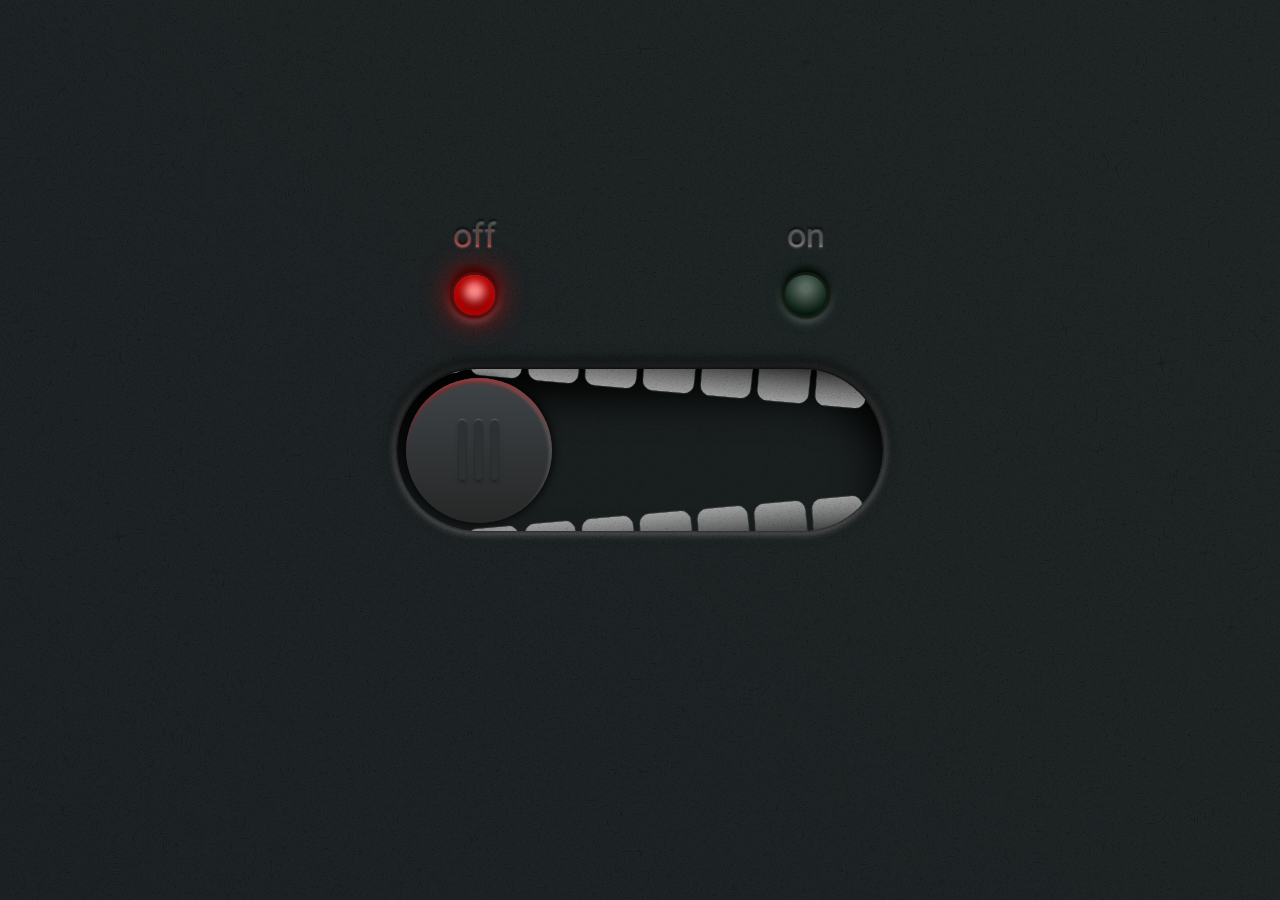
<file: me/index3.html>
<!DOCTYPE html>
<html lang="en">
<head>
	<meta charset="UTF-8">
	<meta name="viewport" content="width=device-width, initial-scale=1.0">
	<title>Document</title>
	<link rel="stylesheet" href="style3.css">
</head>
<body>
	<div class="content">

		<input type="checkbox" id="btn">
		<label for="btn">
			<span class="track">
				<span class="track-top">
					<span></span>
					<span></span>
					<span></span>
					<span></span>
					<span></span>
					<span></span>
					<span></span>
					<span></span>
					<span></span>
					<span></span>
				</span>
				<span class="track-bot">
					<span></span>
					<span></span>
					<span></span>
					<span></span>
					<span></span>
					<span></span>
					<span></span>
					<span></span>
					<span></span>
					<span></span>
				</span>
			</span>
			<span class="thumb"></span>
		</label>
		<div class="lights">
			<span class="light-off"></span>
			<span class="light-on"></span>
		</div>
	
	</div>
</body>
</html>
</file>
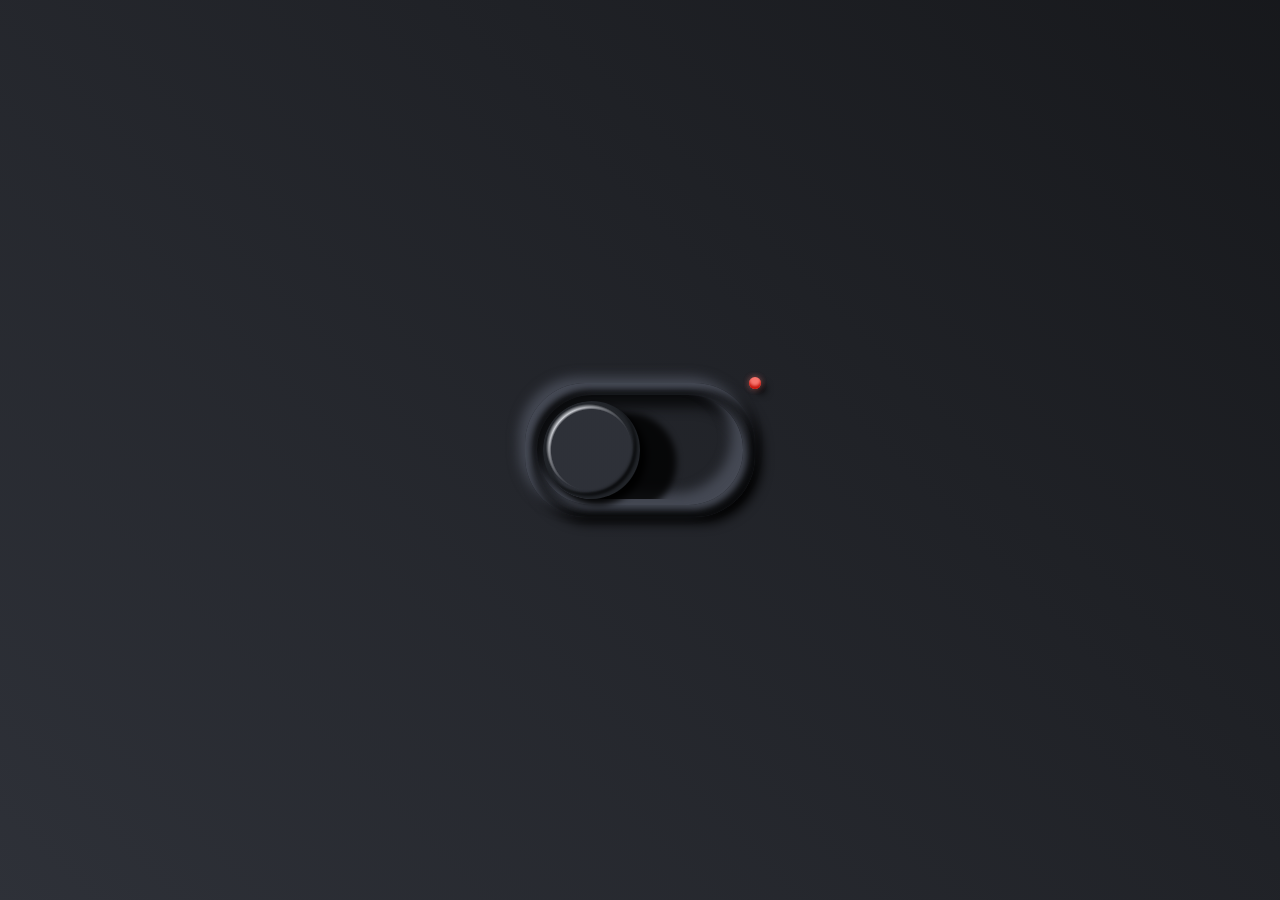
<file: me/indwx2.html>
<!DOCTYPE html>
<html lang="en">

<head>
    <meta charset="UTF-8">
    <meta name="viewport" content="width=device-width, initial-scale=1.0">
    <title>Neumorphism Effect Toggle CSS</title>
    <style>
        * {
            border: 0;
            box-sizing: border-box;
            margin: 0;
            padding: 0;
        }

        :root {
            --hue: 223;
            --off-hue: 3;
            --on-hue1: 123;
            --on-hue2: 168;
            --fg: hsl(var(--hue), 10%, 90%);
            --primary: hsl(var(--hue), 90%, 50%);
            --trans-dur: 0.6s;
            --trans-timing: cubic-bezier(0.65, 0, 0.35, 1);
            font-size: calc(40px + (60 - 40) * (100vw - 320px) / (2560 - 320));
        }

        body,
        input {
            font: 1em/1.5 sans-serif;
        }

        body {
            background-image:
                linear-gradient(45deg, hsl(var(--hue), 10%, 20%), hsl(var(--hue), 10%, 10%));
            color: var(--fg);
            display: flex;
            height: 100vh;
            transition: background-color var(--trans-dur),
                color var(--trans-dur);
        }

        .switch,
        .switch_input {
            -webkit-tap-highlight-color: #0000;
        }

        .switch {
            display: block;
            margin: auto;
            position: relative;
            width: 5em;
            height: 3em;
        }

        .switch_base-outer,
        .switch_base-inner {
            display: block;
            position: absolute;
        }

        .switch_base-outer {
            border-radius: 1.25em;
            box-shadow:
                -0.125em -0.125em 0.25em hsl(var(--hue), 10%, 30%),
                0.125em 0.125em 0.125em hsl(var(--hue), 10%, 30%) inset,
                0.125em 0.125em 0.25em hsl(0, 0%, 0%),
                -0.125em -0.125em 0.125em hsl(var(--hue), 10%, 5%) inset;
            top: 0.125em;
            left: 0.125em;
            width: 4.75em;
            height: 2.75em;
        }

        .switch_base-inner {
            border-radius: 1.125em;
            box-shadow:
                -0.25em -0.25em 0.25em hsl(var(--hue), 10%, 30%) inset,
                0.0625em 0.0625em 0.125em hsla(var(--hue), 10%, 30%),
                0.125em 0.25em 0.25em hsl(var(--hue), 10%, 5%) inset,
                -0.0625em -0.0625em 0.125em hsla(var(--hue), 10%, 5%);
            top: 0.375em;
            left: 0.375em;
            width: 4.25em;
            height: 2.25em;
        }

        .switch_base-neon {
            display: block;
            overflow: visible;
            position: absolute;
            top: 0;
            left: 0;
            width: 100%;
            height: auto;
        }

        .switch_base-neon path {
            stroke-dasharray: 0 104.26 0;
            transition: stroke-dasharray var(--trans-dur) var(--trans-timing);
        }

        .switch_input {
            outline: transparent;
            position: relative;
            width: 100%;
            height: 100%;
            -webkit-appearance: none;
            appearance: none;
        }

        .switch_input:before {
            border-radius: 0.125em;
            box-shadow: 0 0 0 0.125em hsla(var(--hue), 90%, 50%, 0);
            content: "";
            display: block;
            position: absolute;
            inset: -0.125em;
            transition: box-shadow 0.15s linear;
        }

        .switch_input:focus-visible:before {
            box-shadow: 0 0 0 0.125em var(--primary);
        }

        .switch_knob,
        .switch_knob-container {
            border-radius: 1em;
            display: block;
            position: absolute;
        }

        .switch_knob {
            background-color: hsl(var(--hue), 10%, 15%);
            background-image:
                radial-gradient(88% 88% at 50% 50%, hsl(var(--hue), 10%, 20%) 47%, hsla(var(--hue), 10%, 20%, 0) 50%),
                radial-gradient(88% 88% at 47% 47%, hsl(var(--hue), 10%, 85%) 45%, hsla(var(--hue), 10%, 85%, 0) 50%),
                radial-gradient(65% 70% at 40% 60%, hsl(var(--hue), 10%, 20%) 46%, hsla(var(--hue), 10%, 20%, 0) 50%);
            box-shadow:
                -0.0625em -0.0625em 0.0625em hsl(var(--hue), 10%, 15%) inset,
                -0.125em -0.125em 0.0625em hsl(var(--hue), 10%, 5%) inset,
                0.75em 0.25em 0.125em hsla(0, 0%, 0%, 0.8);
            width: 2em;
            height: 2em;
            transition: transform var(--trans-dur) var(--trans-timing);
        }

        .switch_knob-container {
            overflow: hidden;
            top: 0.5em;
            left: 0.5em;
            width: 4em;
            height: 2em;
        }

        .switch_knob-neon {
            display: block;
            width: 2em;
            height: auto;
        }

        .switch_knob-neon circle {
            opacity: 0;
            stroke-dasharray: 0 90.32 0 54.19;
            transition:
                opacity var(--trans-dur) steps(1, end),
                stroke-dasharray var(--trans-dur) var(--trans-timing);
        }

        .switch_knob-shadow {
            border-radius: 50%;
            box-shadow: 0.125em 0.125em 0.125em hsla(0, 0%, 0%, 0.9);
            display: block;
            position: absolute;
            top: 0.5em;
            left: 0.5em;
            width: 2em;
            height: 2em;
            transition: transform var(--trans-dur) var(--trans-timing);
        }

        .switch_led {
            background-color: hsl(var(--off-hue), 90%, 70%);
            border-radius: 50%;
            box-shadow:
                0 -0.0625em 0.0625em hsl(var(--off-hue), 90%, 40%) inset,
                0 0 0.125em hsla(var(--off-hue), 90%, 70%, 0.3),
                0 0 0.125em hsla(var(--off-hue), 90%, 70%, 0.3),
                0.125em 0.125em 0.125em hsla(0, 0%, 0%, 0.5);
            display: block;
            position: absolute;
            top: 0;
            right: 0;
            width: 0.25em;
            height: 0.25em;
            transition:
                background-color var(--trans-dur) var(--trans-timing),
                box-shadow var(--trans-dur) var(--trans-timing);
        }

        .switch_text {
            overflow: hidden;
            position: absolute;
            width: 1px;
            height: 1px;
        }

        .switch_input:checked~.switch_led {
            background-color: hsl(var(--on-hue1), 90%, 70%);
            box-shadow:
                0 -0.0625em 0.0625em hsl(var(--on-hue1), 90%, 40%) inset,
                0 -0.125em 0.125em hsla(var(--on-hue1), 90%, 70%, 0.3),
                0 0.125em 0.125em hsla(var(--on-hue1), 90%, 70%, 0.3),
                0.125em 0.125em 0.125em hsla(0, 0%, 0%, 0.5);
        }

        .switch_input:checked~.switch_base-neon path {
            stroke-dasharray: 52.13 0 52.13;
        }

        .switch_input:checked~.switch_knob-shadow,
        .switch_input:checked~.switch_knob-container .switch_knob {
            transform: translateX(100%);
        }

        .switch_input:checked~.switch_knob-container .switch_knob-neon circle {
            opacity: 1;
            stroke-dasharray: 45.16 0 45.16 54.19;
            transition-timing-function: steps(1, start), var(--trans-timing);
        }
    </style>
</head>

<body>
    <label class="switch">
        <input class="switch_input" type="checkbox" role="switch">
        <span class="switch_base-outer"></span>
        <span class="switch_base-inner"></span>
        <svg class="switch_base-neon" viewBox="0 0 40 24" width="40px" height="24px">
            <defs>
                <filter id="switch-glow">
                    <feGaussianBlur result="coloredBlur" stddeviation="1"></feGaussianBlur>
                    <feMerge>
                        <feMergeNode in="coloredBlur"></feMergeNode>
                        <feMergeNode in="SourceGraphic"></feMergeNode>
                    </feMerge>
                </filter>
                <linearGradient id="switch-gradient1" x1="0" y1="0" x2="1" y2="0">
                    <stop offset="0%" stop-color="hsl(var(--on-hue1),90%,70%)" />
                    <stop offset="100%" stop-color="hsl(var(--on-hue2),90%,70%)" />
                </linearGradient>
                <linearGradient id="switch-gradient2" x1="0.7" y1="0" x2="0.3" y2="1">
                    <stop offset="25%" stop-color="hsla(var(--on-hue1),90%,70%,0)" />
                    <stop offset="50%" stop-color="hsla(var(--on-hue1),90%,70%,0.3)" />
                    <stop offset="100%" stop-color="hsla(var(--on-hue2),90%,70%,0.3)" />
                </linearGradient>
            </defs>
            <path fill="none" filter="url(#switch-glow)" stroke="url(#switch-gradient1)" stroke-width="1"
                stroke-dasharray="0 104.26 0" stroke-dashoffset="0.01" stroke-linecap="round"
                d="m.5,12C.5,5.649,5.649.5,12,.5h16c6.351,0,11.5,5.149,11.5,11.5s-5.149,11.5-11.5,11.5H12C5.649,23.5.5,18.351.5,12Z" />
        </svg>
        <span class="switch_knob-shadow"></span>
        <span class="switch_knob-container">
            <span class="switch_knob">
                <svg class="switch_knob-neon" viewBox="0 0 48 48" width="48px" height="48px">
                    <circle fill="none" stroke="url(#switch-gradient2)" stroke-dasharray="0 90.32 0 54.19"
                        stroke-linecap="round" stroke-width="1" r="23" cx="24" cy="24"
                        transform="rotate(-112.5,24,24)" />
                </svg>
            </span>
        </span>
        <span class="switch_led"></span>
        <span class="switch_text">Power</span>
    </label>
</body>

</html>
</file>
<file: me/style3.css>
@import url('https://fonts.googleapis.com/css2?family=Roboto:wght@500&display=swap');	

:root {
  --sz: 9vmin;
  --on: #4CAF50;
  --of: #f50000;
  --gr: #666666;
  --tr: all 0.5s ease 0s;
  --lg: var(--of);
}	

* {
  box-sizing: border-box;
  transition: var(--tr);
}

body {
  margin: 0;
  padding: 0;
  width: 100vw;
  height: 100vh;
  overflow: hidden;
  display: flex;
  align-items: center;
  justify-content: center;
  background: linear-gradient(45deg, #1c2123, #1f2425);
  font-family: 'Roboto', Arial, Helvetica, serif;
}

body:before, body:after {
  content: "";
  position: absolute;
  width: 100%;
  height: 100%;
  background: 
    repeating-conic-gradient(#0002 0.00005%, #fff0 .0005%, #fff0 .005%, #fff0 .0005%), 
    repeating-conic-gradient(#0002 0.00001%, #fff0 .00009%, #fff0 .00075%, #fff0 .000025%);
  opacity: 0.75;
  filter: blur(0.75px);
}

.content {
  position: relative;
  width: calc(var(--sz) * 6);
  height: calc(var(--sz) * 2);
  display: flex;
  align-items: center;
  justify-content: center;
}

input {
  display: none;
}

label[for=btn] {
  position: absolute;
  width: calc(var(--sz) * 6);
  height: calc(var(--sz) * 2);
  background: #616774;
  border-radius: var(--sz);
  box-shadow: 
    0 0 calc(var(--sz) / 50) calc(var(--sz) / 50) #0006, 
    0 -4px calc(var(--sz) / 10) calc(var(--sz) / 500) #000d, 
    0 0px calc(var(--sz) / 10) calc(var(--sz) / 50) #fff8, 
    0 -4px calc(var(--sz) / 5) calc(var(--sz) / 50) #000c;
}	

.track {
  position: absolute;
  width: 100%;
  height: 100%;
  border-radius: var(--sz);
  overflow: hidden;
  background: #191e1e;
  box-shadow: 0 calc(var(--sz) / 3) calc(var(--sz) / 2) 0 #000 inset;
}

#btn:checked + label .track:before {
  left: 0%;
}

.thumb {
  position: absolute;
  width: calc(calc(var(--sz) * 2) - calc(var(--sz) / 5));
  height: calc(calc(var(--sz) * 2) - calc(var(--sz) / 5));
  top: calc(calc( var(--sz) / 10) + calc(var(--sz) / 200));
  left: calc(calc( var(--sz) / 10) + calc(var(--sz) / 100));
  background: linear-gradient(180deg,  #3f4447, #262727);
  border-radius: var(--sz);
  box-shadow: calc(var(--sz) / -25) calc(var(--sz) / 25) calc(var(--sz) / 30) 0 #fff2 inset, 0 0 calc(var(--sz) / 10) calc(var(--sz) / 50) #000c;
  cursor: pointer;
  display: flex;
  align-items: center;
  justify-content: center;
  z-index: 1;
  overflow: hidden;
  animation: move-thumb 0.5s ease 0s;
}

@keyframes move-thumb {
  0% { 
    --lg: var(--of);
    left: calc(calc(100% - calc(calc(var(--sz) * 2) - calc(var(--sz) / 3))) - calc(calc( var(--sz) / 10) + calc(var(--sz) / 7))); 
  }
  25%, 75% { 
    --lg: #999999; 
  }
  100% { 
    --lg: var(--on);
    left: calc(calc( var(--sz) / 10) + calc(var(--sz) / 100)); 
  }
}

.thumb:before {
  content: "";
  --cl: #2c3133;
  position: absolute;
  background: var(--cl);
  width: calc(var(--sz) / 12);
  height: calc(var(--sz) / 1.35);
  border-radius: var(--sz);
  box-shadow: calc(var(--sz) /5) 0 0 0 var(--cl), calc(var(--sz) / -5) 0 0 0 var(--cl);
  filter: drop-shadow(0px 1px 2px #000) drop-shadow(0px -1px 0px #fff4) blur(0.65px);
}

.thumb:after {
  content: "";
  position: absolute;
  background: radial-gradient(circle at 50% 55%, #fff0 calc(var(--sz) / 1.125), var(--lg) calc(var(--sz) / 0.9));
  width: 100%;
  height: 100%;
  border-radius: var(--sz);
  transition: var(--tr);
  transition-property: --lg;
  animation: shine-thumb-off 0.5s ease 0s 1;
  animation-fill-mode: forwards;
}

#btn:checked + label .thumb {
  left: calc(calc(100% - calc(calc(var(--sz) * 2) - calc(var(--sz) / 3))) - calc(calc( var(--sz) / 10) + calc(var(--sz) / 7)));

}

#btn:checked + label .thumb:after {
  animation: shine-thumb-on 0.5s ease 0s 1;
  animation-fill-mode: forwards;
  transition: var(--tr);
  transition-property: --lg;
}

@keyframes shine-thumb-on {
  0% { --lg: var(--of); }
  50% { --lg: var(--gr); }
  100% { --lg: var(--on); }
}

@keyframes shine-thumb-off {
  0% { --lg: var(--on); }
  50% { --lg: var(--gr); }
  100% { --lg: var(--of); }
}

.track-top, .track-bot  {
  position: absolute;
  width: 120%;
  height: calc(var(--sz) / 2.25);
  left: -10%;
  top: calc(var(--sz) / -2.5);
  transform-origin: 22% 100%;
  transform: rotate(5deg);
  display: flex;
  align-items: center;
  justify-content: space-evenly;
  opacity: 0.85;
  animation: t-top-l 0.5s ease 0s 1 reverse;
  animation-fill-mode: forwards;
}

.track span span {
  background: 
    linear-gradient(0deg, #fff8, #fff0), 
    linear-gradient(180deg, #222, #666);
  width: calc(var(--sz) / 1.6);
  height: calc(var(--sz) / 2);
  display: inline-flex;
  border-radius: 0 0 calc(var(--sz) / 8) calc(var(--sz) / 8);
  box-shadow: 0 0 1px 0 #fff;
}

.track-bot span {
  background: 
    linear-gradient(180deg, #fff8, #fff0), 
    linear-gradient(0deg, #222, #666) !important;
  border-radius: calc(var(--sz) / 8) calc(var(--sz) / 8) 0 0 !important;
}

.track-bot {
  left: -10%;
  top: inherit;
  bottom: calc(var(--sz) / -2.25);
  transform-origin: 22% 100%;
  transform: rotate(-5deg);
  animation: t-bot-l 0.5s ease 0s 1 reverse;
  animation-fill-mode: forwards;
}

#btn:checked + label .track .track-top {
  animation: t-top-r 0.5s ease 0s 1;
  animation-fill-mode: forwards;
}

@keyframes t-top-r {
  0% { transform: rotate(5deg); transform-origin: 22% 100%; }
  50% { transform: rotate(0deg);  transform-origin: 22% 100%; }
  50.01% { transform: rotate(0deg);  transform-origin: 78% 100%; }
  100% { transform: rotate(-5deg);  transform-origin: 78% 100%; }
}
@keyframes t-top-l {
  0% { transform: rotate(5deg); transform-origin: 22% 100%; }
  50% { transform: rotate(0deg);  transform-origin: 22% 100%; }
  50.01% { transform: rotate(0deg);  transform-origin: 78% 100%; }
  100% { transform: rotate(-5deg);  transform-origin: 78% 100%; }
}

#btn:checked + label .track .track-bot {
  animation: t-bot-r 0.5s ease 0s 1;
  animation-fill-mode: forwards;
}

@keyframes t-bot-r {
  0% { transform: rotate(-5deg); transform-origin: 22% 100%; }
  50% { transform: rotate(0deg);  transform-origin: 22% 100%; }
  50.01% { transform: rotate(0deg);  transform-origin: 78% 100%; }
  100% { transform: rotate(5deg);  transform-origin: 78% 100%; }
}
@keyframes t-bot-l {
  0% { transform: rotate(-5deg); transform-origin: 22% 100%; }
  50% { transform: rotate(0deg);  transform-origin: 22% 100%; }
  50.01% { transform: rotate(0deg);  transform-origin: 78% 100%; }
  100% { transform: rotate(5deg);  transform-origin: 78% 100%; }
}


.lights {
  position: absolute;
  width: 100%;
  height: calc(var(--sz) / 1.75);
  top: calc(var(--sz) * -1.2);
  display: flex;
  justify-content: space-between;
  padding: 0 calc(var(--sz) / 1.5);
  z-index: 1;
}

.lights span {
  background: #121212;
  position: relative;
  width: calc(var(--sz) / 1.75);
  height: calc(var(--sz) / 1.75);
  border-radius: var(--sz);
  box-shadow: 
    0 0px calc(var(--sz) / 50) calc(var(--sz) / 50) #0008, 
    0 -4px calc(var(--sz) / 10) calc(var(--sz) / 500) #000, 
    0 2px calc(var(--sz) / 10) calc(var(--sz) / 500) #fff8, 
    0 0px calc(var(--sz) / 20) calc(var(--sz) / 25) #000;
  display: flex;
  align-items: center;
  justify-content: center;
}

.lights span:before {
  content: "off";
  font-size: calc(var(--sz) / 2.4);
  text-align: center;
  width: 200%;
  position: absolute;
  top: calc(var(--sz) / -1.45);
  left: -50%;
  color: #ffffff3d;
  text-shadow: 0px -2px 2px #0008, 0px 1px 2px #fff4;
  background: -webkit-linear-gradient(#0000003b 25%, var(--lg) 75%);
  -webkit-background-clip: text;
  -webkit-text-fill-color: #71717170;
}

.lights span + span:before {
  content: "on";
  --lg: var(--gr);
}

.lights span:after {
  content: "";
  color: #fff;
  transition: var(--tr);
  width: calc(100% - calc(var(--sz) / 15));
  height: calc(100% - calc(var(--sz) / 15));
  position: absolute;
  background: radial-gradient(circle at 50% 32%, #fff5 0 calc(var(--sz) / 20), #000 calc(var(--sz) / 3) calc(var(--sz) / 3));
  border-radius: var(--sz);
  box-shadow: 
    0 0px calc(var(--sz) / 50) calc(var(--sz) / 50) #0008 inset, 
    0 -4px calc(var(--sz) / 10) calc(var(--sz) / 500) #000 inset, 
    0 2px calc(var(--sz) / 10) calc(var(--sz) / 500) #fff8 inset, 
    0 0px calc(var(--sz) / 20) calc(var(--sz) / 25) #000 inset;
}


/* off */
span.light-off:after {
  box-shadow: 
    0 0 calc(var(--sz) / 2.5) 0 var(--lg), 
    0 0 calc(var(--sz) / 3) calc(var(--sz) / 20) var(--lg) inset, 
    0 calc(var(--sz) / -20) calc(var(--sz) / 10) calc(var(--sz) / 10) #000 inset;
  background: radial-gradient(circle at 50% 32%, #fff 0 calc(var(--sz) / 20), #fff8 calc(var(--sz) / 3) calc(var(--sz) / 3));
}

#btn:checked + label + .lights span.light-off:after {
  box-shadow: 
    0 0 calc(var(--sz) / 3) 0 #f5000020, 
    0 0 calc(var(--sz) / 3) calc(var(--sz) / 20) #f5000020 inset;
  background: radial-gradient(circle at 50% 32%, #fff5 0 calc(var(--sz) / 20), #000 calc(var(--sz) / 3) calc(var(--sz) / 3));
}


/* on */
span.light-on:after {
  box-shadow: 
    0 0 calc(var(--sz) / 3) 0 #00f56d20, 
    0 0 calc(var(--sz) / 3) calc(var(--sz) / 20) #00f56d20 inset;
}

#btn:checked + label + .lights span.light-on:after {
  --lg: var(--on);
  box-shadow: 
    0 0 calc(var(--sz) / 2.5) 0 var(--lg), 
    0 0 calc(var(--sz) / 3) calc(var(--sz) / 20) var(--lg) inset, 
    0 calc(var(--sz) / -20) calc(var(--sz) / 10) calc(var(--sz) / 10) #000 inset;
  background: radial-gradient(circle at 50% 32%, #fff 0 calc(var(--sz) / 20), #fff2 calc(var(--sz) / 3) calc(var(--sz) / 3));
}

#btn:checked + label + .lights span.light-on:before {
  --lg: var(--on);
}

#btn:checked + label + .lights span.light-off:before {
  --lg: var(--gr);
}
</file>
